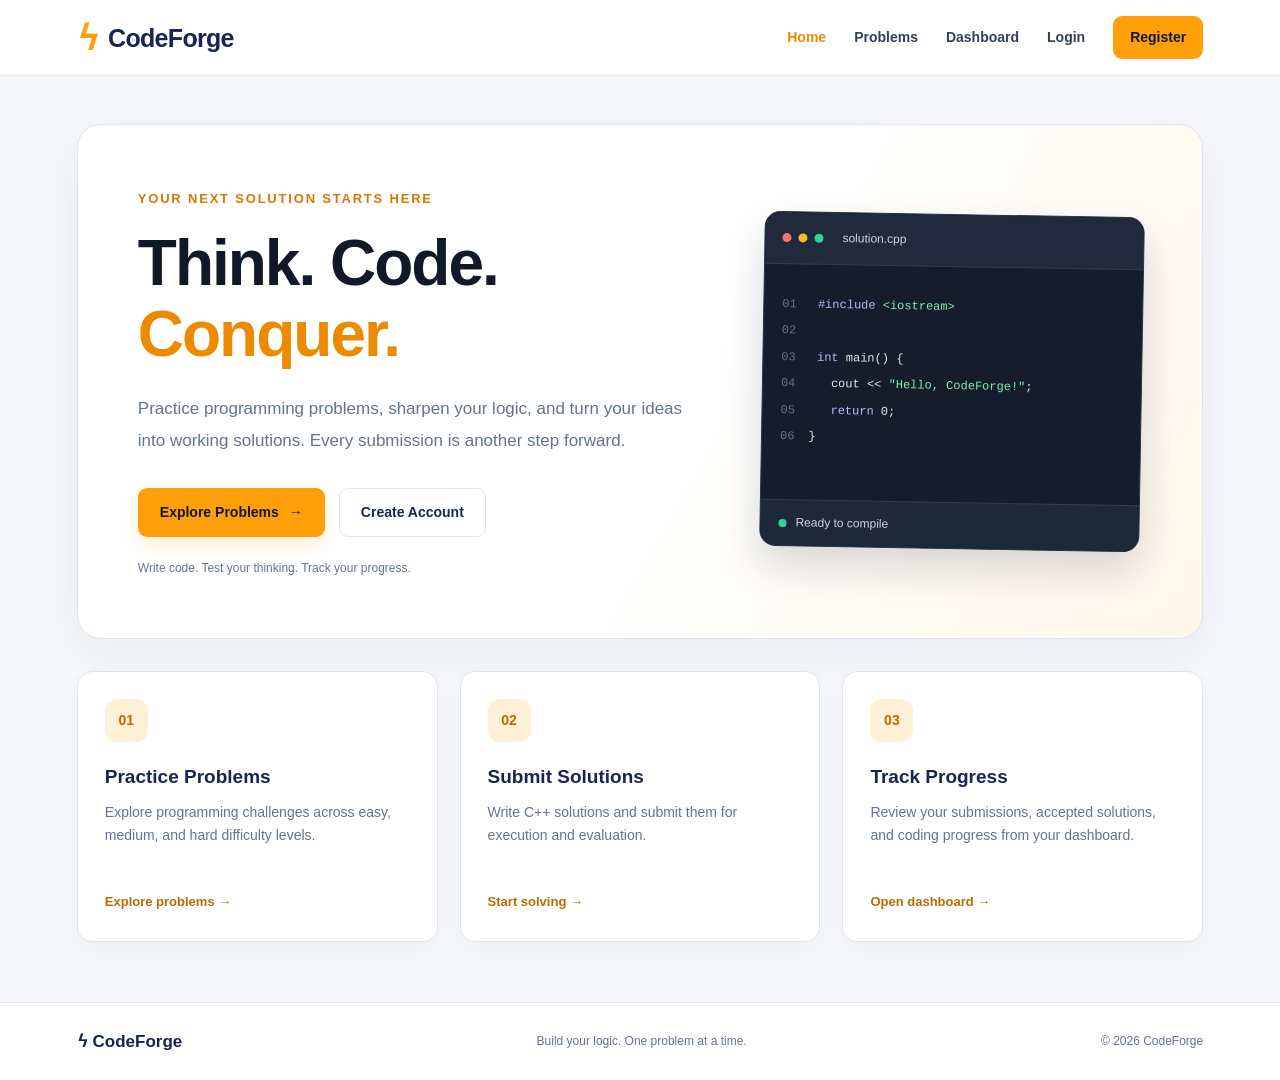
<file: frontend/index.html>
<!DOCTYPE html>
<html lang="en">
<head>
    <meta charset="UTF-8">
    <meta name="viewport" content="width=device-width, initial-scale=1.0">
    <meta name="theme-color" content="#f5f7fb">

    <title>CodeForge | Practice. Submit. Improve.</title>
    <meta
        name="description"
        content="CodeForge is a coding practice platform where you can solve programming problems, submit solutions, and track your progress."
    >

    <link rel="stylesheet" href="CSS/style.css">
</head>
<body>

    <header class="navbar">
        <a href="index.html" class="brand" aria-label="CodeForge home">
            <span class="brand-icon" aria-hidden="true">ϟ</span>
            <span>CodeForge</span>
        </a>

        <nav class="nav-links" aria-label="Main navigation">
            <a href="index.html" class="active">Home</a>
            <a href="problems.html">Problems</a>
            <a href="dashboard.html">Dashboard</a>
            <a href="auth.html" class="nav-login">Login</a>
            <a href="register.html" class="nav-register">Register</a>
        </nav>
    </header>

    <main>
        <section class="hero">
            <div class="hero-content">
                <span class="eyebrow">
                    YOUR NEXT SOLUTION STARTS HERE
                </span>

                <h1>
                    Think. Code.<br>
                    <span>Conquer.</span>
                </h1>

                <p class="hero-description">
                    Practice programming problems, sharpen your logic,
                    and turn your ideas into working solutions.
                    Every submission is another step forward.
                </p>

                <div class="hero-buttons">
                    <a href="problems.html" class="btn btn-primary">
                        Explore Problems <span aria-hidden="true">→</span>
                    </a>

                    <a href="register.html" class="btn btn-secondary">
                        Create Account
                    </a>
                </div>

                <p class="hero-note">
                    Write code. Test your thinking. Track your progress.
                </p>
            </div>

            <div class="hero-visual" aria-label="Code illustration">
                <div class="visual-topbar">
                    <span></span>
                    <span></span>
                    <span></span>
                    <p>solution.cpp</p>
                </div>

                <div class="code-content">
                    <p><span class="code-muted">01</span>
                        <span class="code-purple">#include</span>
                        <span class="code-green">&lt;iostream&gt;</span>
                    </p>
                    <p><span class="code-muted">02</span></p>
                    <p><span class="code-muted">03</span>
                        <span class="code-purple">int</span>
                        main() {
                    </p>
                    <p><span class="code-muted">04</span>
                        &nbsp;&nbsp;cout &lt;&lt;
                        <span class="code-green">"Hello, CodeForge!"</span>;
                    </p>
                    <p><span class="code-muted">05</span>
                        &nbsp;&nbsp;<span class="code-purple">return</span> 0;
                    </p>
                    <p><span class="code-muted">06</span>}</p>
                </div>

                <div class="code-status">
                    <span class="status-dot"></span>
                    Ready to compile
                </div>
            </div>
        </section>

        <section class="features" aria-label="Platform features">
            <article class="feature-card">
                <span class="feature-icon">01</span>
                <h2>Practice Problems</h2>
                <p>
                    Explore programming challenges across easy,
                    medium, and hard difficulty levels.
                </p>
                <a href="problems.html">Explore problems →</a>
            </article>

            <article class="feature-card">
                <span class="feature-icon">02</span>
                <h2>Submit Solutions</h2>
                <p>
                    Write C++ solutions and submit them for
                    execution and evaluation.
                </p>
                <a href="problems.html">Start solving →</a>
            </article>

            <article class="feature-card">
                <span class="feature-icon">03</span>
                <h2>Track Progress</h2>
                <p>
                    Review your submissions, accepted solutions,
                    and coding progress from your dashboard.
                </p>
                <a href="auth.html">Open dashboard →</a>
            </article>
        </section>
    </main>

    <footer class="footer">
        <a href="index.html" class="footer-brand">ϟ CodeForge</a>
        <p>Build your logic. One problem at a time.</p>
        <span>© 2026 CodeForge</span>
    </footer>

</body>
</html>
</file>
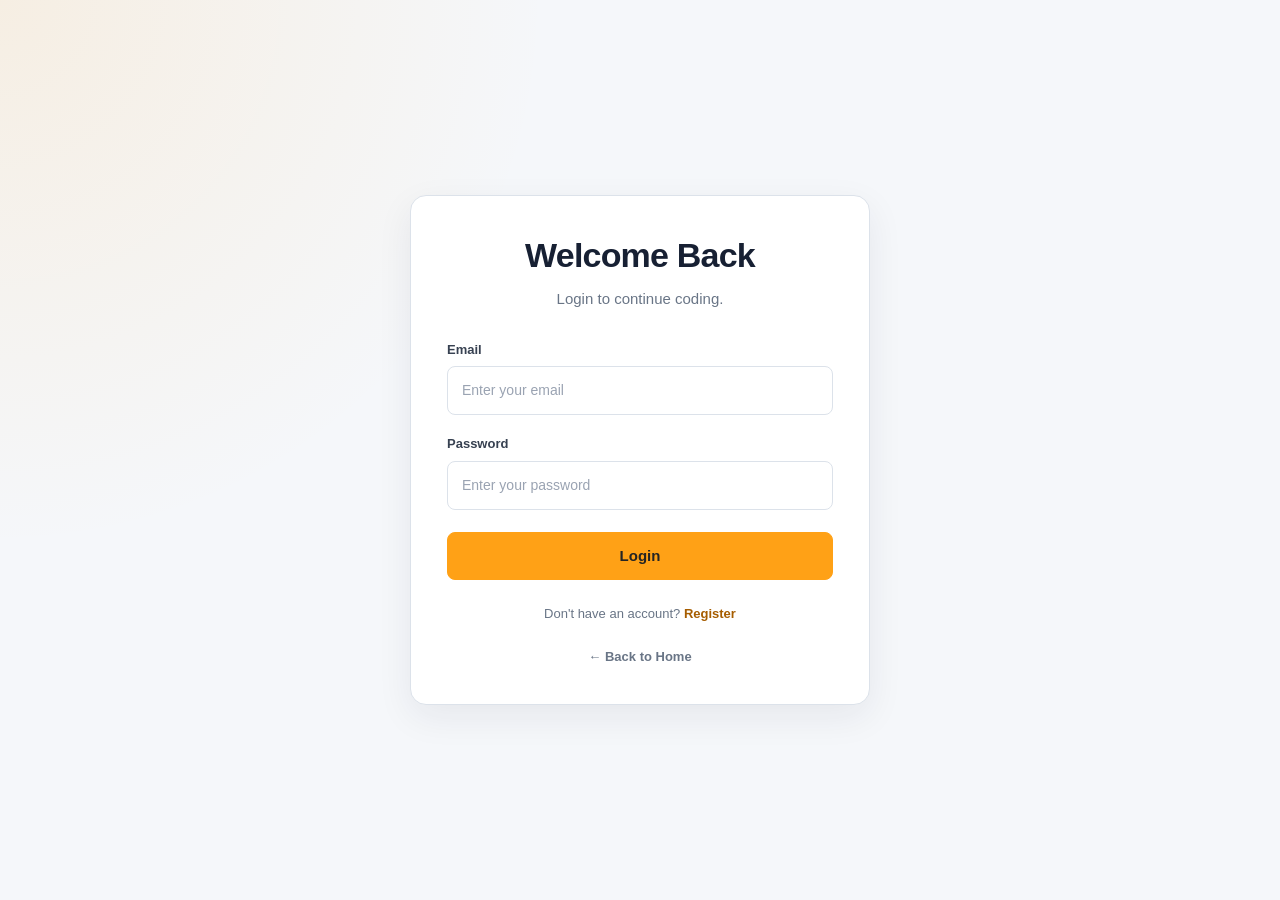
<file: frontend/auth.html>
<!DOCTYPE html>
<html lang="en">

<head>
    <meta charset="UTF-8">
    <meta name="viewport" content="width=device-width, initial-scale=1.0">

    <title>Login | CodeForge</title>

    <link rel="stylesheet" href="CSS/auth.css">
</head>

<body>

    <main class="auth-container">
        <section class="auth-box">

            <h1>Welcome Back</h1>
            <p>Login to continue coding.</p>

            <form id="loginForm">

                <label for="email">Email</label>
                <input
                    type="email"
                    id="email"
                    name="email"
                    placeholder="Enter your email"
                    autocomplete="username"
                    maxlength="254"
                    required
                >

                <label for="password">Password</label>
                <input
                    type="password"
                    id="password"
                    name="password"
                    placeholder="Enter your password"
                    autocomplete="current-password"
                    required
                >

                <button type="submit" id="loginButton">
                    Login
                </button>

                <p
                    id="message"
                    role="status"
                    aria-live="polite"
                    aria-atomic="true"
                ></p>

            </form>

            <p class="switch-page">
                Don't have an account?
                <a href="register.html">Register</a>
            </p>

            <a class="back-home" href="index.html">
                &larr; Back to Home
            </a>

        </section>
    </main>

    <script>
        "use strict";

        /* ==========================================
           1. CONFIGURATION
        ========================================== */

        const API_BASE_URL = "http://localhost:8080";

        const loginForm = document.getElementById("loginForm");
        const loginButton = document.getElementById("loginButton");
        const message = document.getElementById("message");

        let isLoggingIn = false;


        /* ==========================================
           2. MESSAGE HANDLING
        ========================================== */

        function showMessage(text, type = "error") {
            message.textContent = text;

            message.dataset.type = type;

            message.style.color =
                type === "success" ? "#16865c" : "#d83b45";
        }


        /* ==========================================
           3. RESPONSE PARSING
        ========================================== */

        async function readResponse(response) {
            const text = await response.text();

            if (!text) {
                return {};
            }

            try {
                return JSON.parse(text);
            } catch {
                return { message: text };
            }
        }

        function getErrorMessage(data, status) {
            if (data.error) {
                return String(data.error);
            }

            if (data.message) {
                return String(data.message);
            }

            const validationMessages = Object.values(data)
                .filter(value => typeof value === "string");

            if (validationMessages.length > 0) {
                return validationMessages.join(", ");
            }

            if (status === 401) {
                return "Invalid email or password.";
            }

            if (status === 403) {
                return "Login request denied. Check the backend security configuration.";
            }

            return `Login failed (HTTP ${status}).`;
        }


        /* ==========================================
           4. LOGIN REQUEST
        ========================================== */

        loginForm.addEventListener("submit", async function (event) {
            event.preventDefault();

            if (isLoggingIn) {
                return;
            }

            const email = document.getElementById("email")
                .value.trim();

            const password = document.getElementById("password")
                .value;

            if (!email || !password) {
                showMessage("Enter both your email and password.");
                return;
            }

            isLoggingIn = true;

            loginButton.disabled = true;
            loginButton.textContent = "Logging in...";

            showMessage("Connecting to the server...", "info");

            try {
                const response = await fetch(
                    `${API_BASE_URL}/api/auth/login`,
                    {
                        method: "POST",

                        credentials: "include",

                        headers: {
                            "Content-Type": "application/json",
                            "Accept": "application/json"
                        },

                        body: JSON.stringify({
                            email: email,
                            password: password
                        })
                    }
                );

                const data = await readResponse(response);

                if (!response.ok) {
                    throw new Error(
                        getErrorMessage(data, response.status)
                    );
                }

                /*
                 * Expected P2 LoginResponse:
                 * {
                 *   "message": "...",
                 *   "userId": 1,
                 *   "username": "..."
                 * }
                 */

                if (
                    data.userId === null ||
                    data.userId === undefined ||
                    !/^\d+$/.test(String(data.userId))
                ) {
                    throw new Error(
                        "The server response is missing a valid user ID."
                    );
                }

                if (
                    typeof data.username !== "string" ||
                    !data.username.trim()
                ) {
                    throw new Error(
                        "The server response is missing the username."
                    );
                }

                /*
                 * P2 must also establish the authenticated
                 * Spring Security session on the server.
                 */
                sessionStorage.setItem(
                    "userId",
                    String(data.userId)
                );

                sessionStorage.setItem(
                    "username",
                    data.username
                );

                showMessage(
                    data.message || "Login successful. Redirecting...",
                    "success"
                );

                window.location.replace("dashboard.html");

            } catch (error) {
                console.error("Login failed:", error);

                if (error.message === "Failed to fetch") {
                    showMessage(
                        "Cannot connect to the backend. Check that Spring Boot is running and CORS allows your Live Server origin."
                    );
                } else {
                    showMessage(error.message);
                }

            } finally {
                isLoggingIn = false;

                loginButton.disabled = false;
                loginButton.textContent = "Login";
            }
        });
    </script>

</body>

</html>
</file>
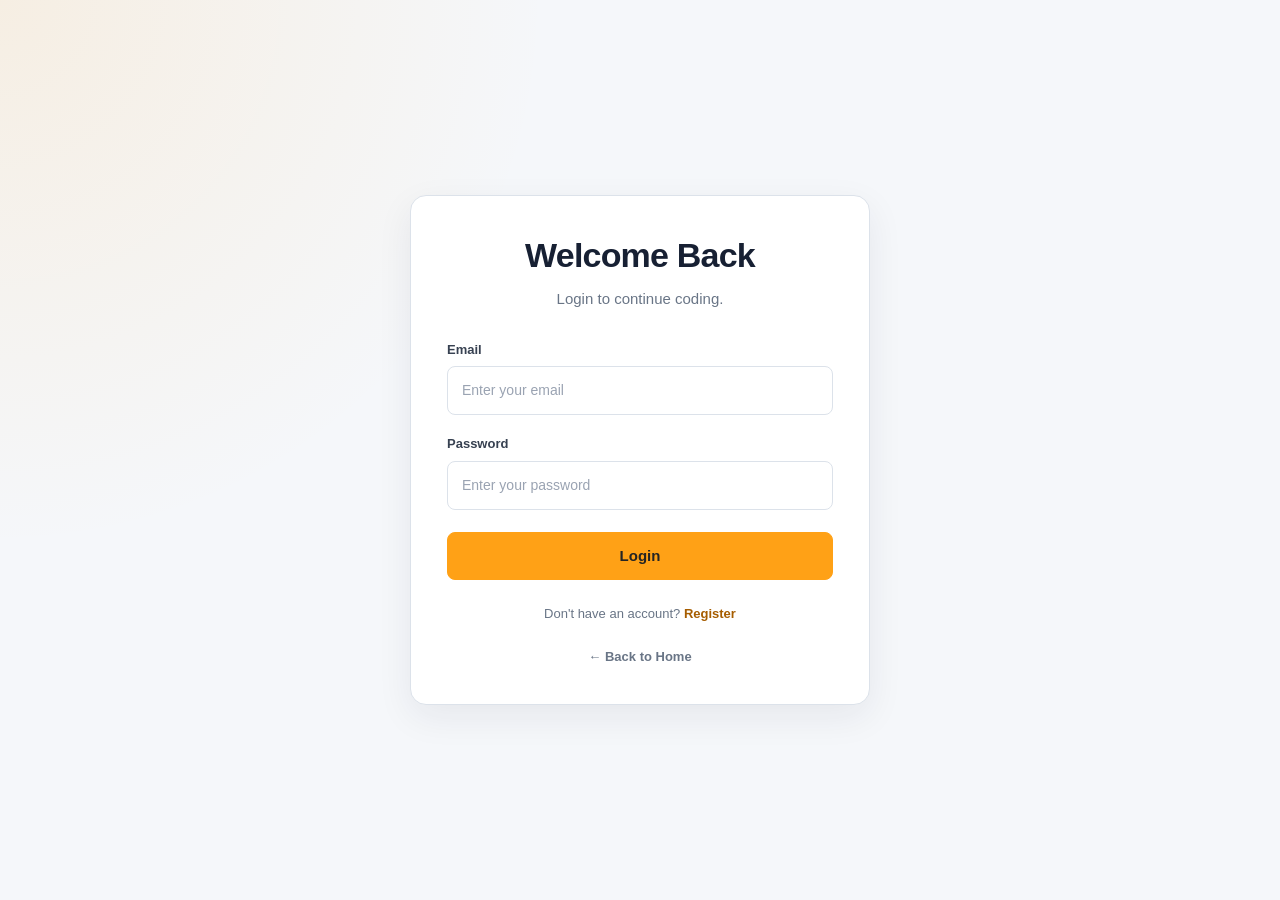
<file: frontend/dashboard.html>
<!DOCTYPE html>
<html lang="en">
<head>
    <meta charset="UTF-8">
    <meta name="viewport" content="width=device-width, initial-scale=1.0">
    <title>Dashboard | CodeForge</title>
    <link rel="stylesheet" href="CSS/dashboard.css">

    <style>
        body {
            margin: 0;
            font-family: Arial, sans-serif;
            background: #f5f7fa;
            color: #202733;
        }

        .navbar {
            display: flex;
            justify-content: space-between;
            align-items: center;
            flex-wrap: wrap;
            gap: 16px;
            padding: 18px 5%;
            background: white;
            border-bottom: 1px solid #e1e5eb;
        }

        .logo {
            font-size: 21px;
            font-weight: bold;
        }

        .logo span { color: #ffa116; }

        .nav-links {
            display: flex;
            gap: 20px;
            flex-wrap: wrap;
        }

        .nav-links a {
            text-decoration: none;
            color: #475467;
            font-size: 14px;
        }

        .nav-links a.active,
        .nav-links a:hover { color: #e88b00; }

        .dashboard {
            max-width: 1150px;
            margin: 35px auto;
            padding: 0 20px;
        }

        .dashboard-header {
            display: flex;
            justify-content: space-between;
            align-items: center;
            flex-wrap: wrap;
            gap: 20px;
            margin-bottom: 25px;
        }

        .eyebrow {
            color: #e88b00;
            font-size: 12px;
            font-weight: bold;
            letter-spacing: 1px;
        }

        .dashboard-header h1 {
            margin: 8px 0;
            font-size: 30px;
        }

        .dashboard-subtitle { color: #697586; }

        .practice-btn {
            display: inline-block;
            background: #ffa116;
            color: #222;
            padding: 12px 17px;
            border-radius: 8px;
            text-decoration: none;
            font-weight: bold;
            font-size: 14px;
        }

        .user-card,
        .stat-card,
        .activity-card {
            background: white;
            border: 1px solid #e1e5eb;
            border-radius: 12px;
            padding: 22px;
        }

        .user-card {
            display: flex;
            align-items: center;
            gap: 18px;
            margin-bottom: 24px;
        }

        .user-avatar {
            width: 55px;
            height: 55px;
            border-radius: 50%;
            display: grid;
            place-items: center;
            background: #fff0d7;
            color: #b86c00;
            font-weight: bold;
            font-size: 18px;
        }

        .card-label {
            color: #697586;
            font-size: 11px;
            letter-spacing: 1px;
        }

        .user-details h2 { margin: 7px 0; }

        .user-details p {
            margin-bottom: 0;
            color: #697586;
            font-size: 13px;
        }

        .stats-section {
            display: grid;
            grid-template-columns: repeat(4, minmax(0, 1fr));
            gap: 18px;
            margin-bottom: 24px;
        }

        .stat-card { border-top: 4px solid #ffa116; }
        .stat-card.accepted { border-top-color: #16865c; }
        .stat-card.wrong { border-top-color: #d83b45; }
        .stat-card.solved { border-top-color: #2563eb; }

        .stat-top {
            display: flex;
            justify-content: space-between;
            gap: 10px;
            color: #697586;
            font-size: 13px;
        }

        .stat-icon {
            font-size: 18px;
            font-weight: bold;
        }

        .stat-card h2 {
            margin: 20px 0 8px;
            font-size: 30px;
        }

        .stat-card p {
            margin: 0;
            color: #697586;
            font-size: 12px;
        }

        .activity-card h2 {
            margin-top: 0;
            font-size: 18px;
        }

        #dashboardMessage {
            color: #697586;
            line-height: 1.6;
            overflow-wrap: anywhere;
        }

        .footer {
            margin-top: 50px;
            padding: 25px 15px;
            text-align: center;
            background: white;
            border-top: 1px solid #e1e5eb;
            color: #697586;
            font-size: 13px;
        }

        .footer strong { color: #202733; }

        @media (max-width: 850px) {
            .stats-section { grid-template-columns: repeat(2, minmax(0, 1fr)); }
        }

        @media (max-width: 500px) {
            .stats-section { grid-template-columns: 1fr; }
            .dashboard-header h1 { font-size: 25px; }
            .navbar { align-items: flex-start; flex-direction: column; }
        }
    </style>
</head>

<body>
    <nav class="navbar">
        <div class="logo"><span>⚡</span> CodeForge</div>

        <div class="nav-links">
            <a href="index.html">Home</a>
            <a href="problems.html">Problems</a>
            <a href="dashboard.html" class="active">Dashboard</a>
            <a href="auth.html" id="loginLink">Login</a>
            <a href="#" id="logoutLink" hidden>Logout</a>
        </div>
    </nav>

    <main class="dashboard">
        <section class="dashboard-header">
            <div>
                <span class="eyebrow">YOUR CODING OVERVIEW</span>
                <h1>Dashboard</h1>
                <p class="dashboard-subtitle">
                    Track your submissions and coding progress.
                </p>
            </div>

            <a href="problems.html" class="practice-btn">
                Practice Problems →
            </a>
        </section>

        <section class="user-card">
            <div class="user-avatar">BB</div>

            <div class="user-details">
                <span class="card-label">USER INFORMATION</span>
                <h2 id="profileUsername">Your Profile</h2>
                <p>User ID: <strong id="userId">Loading...</strong></p>
            </div>
        </section>

        <section class="stats-section">
            <div class="stat-card total">
                <div class="stat-top">
                    <span>Total Submissions</span>
                    <span class="stat-icon">⌁</span>
                </div>
                <h2 id="totalSubmissions">--</h2>
                <p>All code submissions</p>
            </div>

            <div class="stat-card accepted">
                <div class="stat-top">
                    <span>Accepted Submissions</span>
                    <span class="stat-icon">✓</span>
                </div>
                <h2 id="acceptedSubmissions">--</h2>
                <p>Successfully accepted</p>
            </div>

            <div class="stat-card wrong">
                <div class="stat-top">
                    <span>Wrong Answers</span>
                    <span class="stat-icon">×</span>
                </div>
                <h2 id="wrongAnswers">--</h2>
                <p>Incorrect submissions</p>
            </div>

            <div class="stat-card solved">
                <div class="stat-top">
                    <span>Problems Solved</span>
                    <span class="stat-icon">◆</span>
                </div>
                <h2 id="problemsSolved">--</h2>
                <p>Problems successfully solved</p>
            </div>
        </section>

        <section class="activity-card">
            <h2>Submission Overview</h2>
            <p id="dashboardMessage" role="status" aria-live="polite">
                Loading dashboard data...
            </p>
        </section>
    </main>

    <footer class="footer">
        <strong>⚡ CodeForge</strong>
        <p>Practice. Solve. Improve.</p>
        <span>© 2026 CodeForge</span>
    </footer>

    <script>
        "use strict";

        const API_BASE_URL = "http://localhost:8080";

        const message = document.getElementById("dashboardMessage");
        const loginLink = document.getElementById("loginLink");
        const logoutLink = document.getElementById("logoutLink");

        function showMessage(text) {
            message.textContent = text;
        }

        async function readResponse(response) {
            const text = await response.text();
            if (!text) return {};

            try {
                return JSON.parse(text);
            } catch {
                return { message: text };
            }
        }

        async function loadDashboard() {
            const userId = sessionStorage.getItem("userId");
            const username = sessionStorage.getItem("username");

            if (!userId || !/^\d+$/.test(userId)) {
                showMessage("Please log in to view your dashboard.");
                window.location.replace("auth.html");
                return;
            }

            loginLink.hidden = true;
            logoutLink.hidden = false;

            document.getElementById("profileUsername").textContent =
                username || "Your Profile";

            document.getElementById("userId").textContent = userId;

            try {
                const response = await fetch(
                    `${API_BASE_URL}/api/dashboard?userId=${encodeURIComponent(userId)}`,
                    {
                        method: "GET",
                        credentials: "include",
                        headers: { "Accept": "application/json" }
                    }
                );

                const data = await readResponse(response);

                if (response.status === 401) {
                    sessionStorage.removeItem("userId");
                    sessionStorage.removeItem("username");
                    window.location.replace("auth.html");
                    return;
                }

                if (response.status === 403) {
                    showMessage(
                        "Access denied. Verify your login session and account permissions."
                    );
                    return;
                }

                if (!response.ok) {
                    throw new Error(
                        data.error || data.message ||
                        `Dashboard request failed (HTTP ${response.status}).`
                    );
                }

                document.getElementById("userId").textContent =
                    data.userId ?? userId;

                document.getElementById("totalSubmissions").textContent =
                    data.totalSubmissions ?? 0;

                document.getElementById("acceptedSubmissions").textContent =
                    data.acceptedSubmissions ?? 0;

                document.getElementById("wrongAnswers").textContent =
                    data.wrongAnswers ?? 0;

                document.getElementById("problemsSolved").textContent =
                    data.problemsSolved ?? 0;

                showMessage("Dashboard data loaded successfully.");

            } catch (error) {
                console.error("Dashboard error:", error);

                showMessage(
                    error.message === "Failed to fetch"
                        ? "Cannot connect to P2. Check Spring Boot and CORS configuration."
                        : error.message
                );
            }
        }

        logoutLink.addEventListener("click", async function (event) {
            event.preventDefault();
            logoutLink.textContent = "Logging out...";

            try {
                const response = await fetch(`${API_BASE_URL}/logout`, {
                    method: "POST",
                    credentials: "include"
                });

                if (!response.ok) {
                    console.error("Backend logout returned:", response.status);
                }
            } catch (error) {
                console.error("Could not confirm backend logout:", error);
            } finally {
                sessionStorage.removeItem("userId");
                sessionStorage.removeItem("username");
                window.location.replace("auth.html");
            }
        });

        loadDashboard();
    </script>
</body>
</html>
</file>
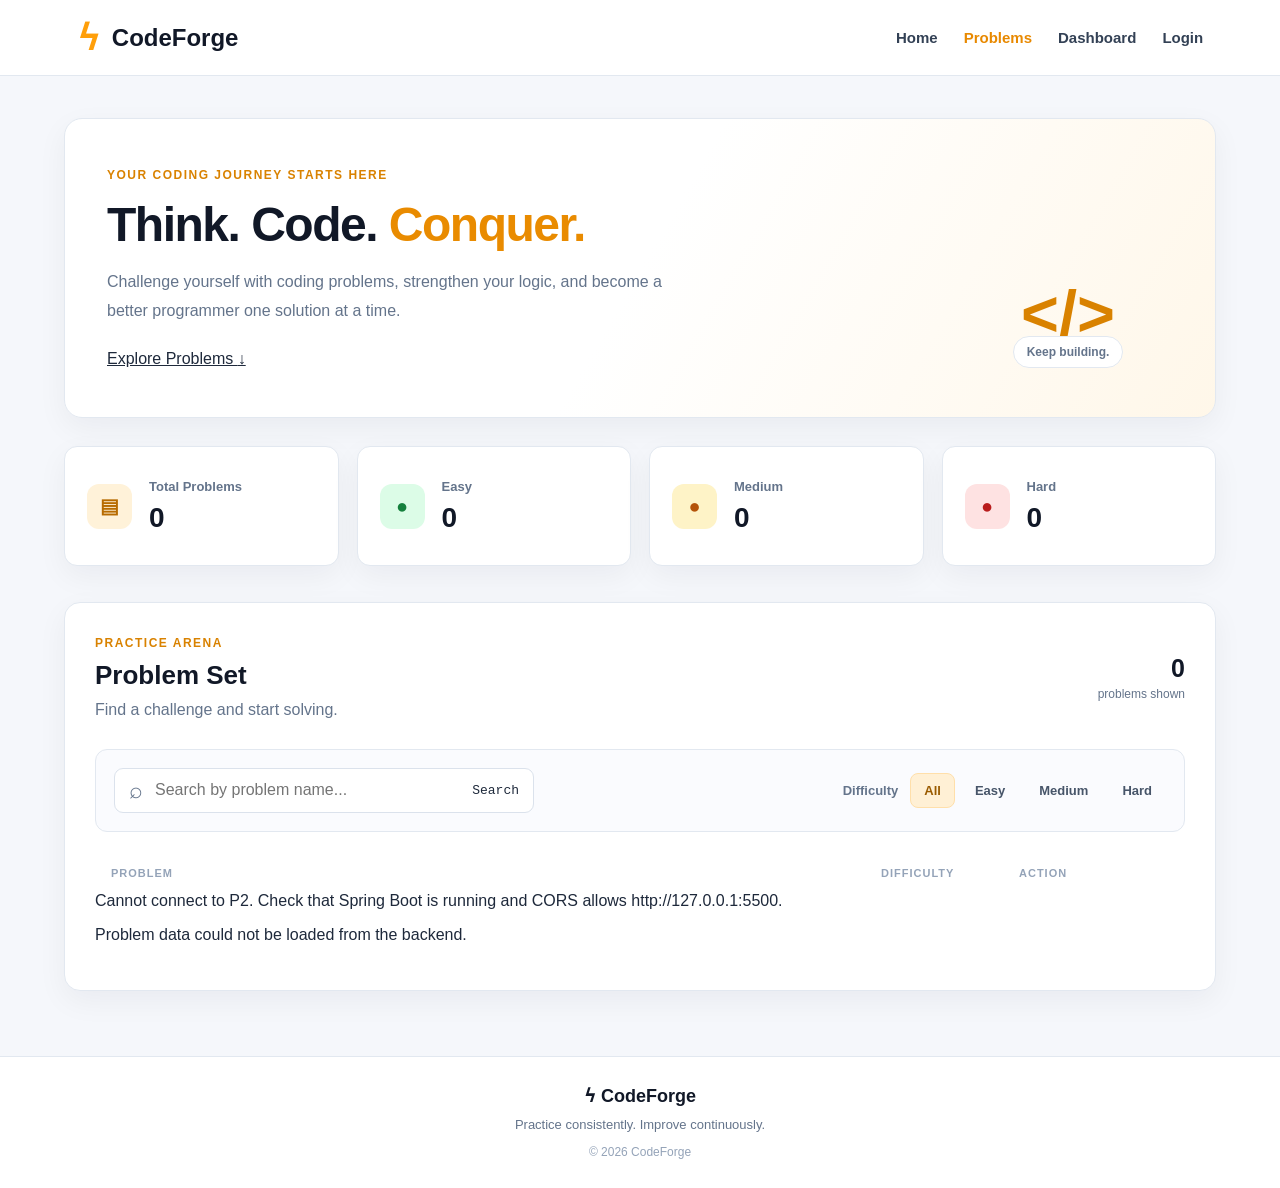
<file: frontend/problems.html>
<!DOCTYPE html>
<html lang="en">
<head>
    <meta charset="UTF-8">
    <meta name="viewport" content="width=device-width, initial-scale=1.0">
    <meta name="theme-color" content="#f7f8fc">

    <title>Problems | CodeForge</title>
    <link rel="stylesheet" href="CSS/problems.css">
    <script src="JS/problems.js" defer></script>
</head>
<body>

    <!-- Navigation -->
    <nav class="navbar">
        <a href="index.html" class="brand">
            <span class="brand-icon">ϟ</span>
            CodeForge
        </a>

        <div class="nav-links">
            <a href="index.html">Home</a>
            <a href="problems.html" class="active">Problems</a>
            <a href="dashboard.html">Dashboard</a>
            <a href="auth.html" class="login-link">Login</a>
        </div>
    </nav>

    <main class="page-container">

        <!-- Welcome Banner -->
        <section class="hero">
            <div class="hero-content">
                <div class="eyebrow">
                    <span class="live-dot"></span>
                    YOUR CODING JOURNEY STARTS HERE
                </div>

                <h1>
                    Think. Code.
                    <span>Conquer.</span>
                </h1>

                <p>
                    Challenge yourself with coding problems, strengthen
                    your logic, and become a better programmer one
                    solution at a time.
                </p>

                <a href="#problem-list" class="hero-button">
                    Explore Problems <span>↓</span>
                </a>
            </div>

            <div class="hero-art" aria-hidden="true">
                <div class="art-orbit orbit-one"></div>
                <div class="art-orbit orbit-two"></div>
                <div class="art-code">&lt;/&gt;</div>
                <div class="art-caption">Keep building.</div>
            </div>
        </section>

        <!-- Statistics -->
        <section class="stats-grid" aria-label="Problem statistics">
            <article class="stat-card">
                <div class="stat-icon total-icon">▤</div>
                <div>
                    <p>Total Problems</p>
                    <h2 id="totalCount">5</h2>
                </div>
            </article>

            <article class="stat-card">
                <div class="stat-icon easy-icon">●</div>
                <div>
                    <p>Easy</p>
                    <h2 id="easyCount">2</h2>
                </div>
            </article>

            <article class="stat-card">
                <div class="stat-icon medium-icon">●</div>
                <div>
                    <p>Medium</p>
                    <h2 id="mediumCount">2</h2>
                </div>
            </article>

            <article class="stat-card">
                <div class="stat-icon hard-icon">●</div>
                <div>
                    <p>Hard</p>
                    <h2 id="hardCount">1</h2>
                </div>
            </article>
        </section>

        <!-- Problem Workspace -->
        <section class="workspace" id="problem-list">

            <div class="workspace-heading">
                <div>
                    <span class="section-label">PRACTICE ARENA</span>
                    <h2>Problem Set</h2>
                    <p>Find a challenge and start solving.</p>
                </div>

                <div class="question-count">
                    <strong id="visibleCount">5</strong>
                    <span>problems shown</span>
                </div>
            </div>

            <!-- Search and Filters -->
            <div class="filter-panel">
                <label class="search-box">
                    <span class="search-icon" aria-hidden="true">⌕</span>
                    <input
                        type="search"
                        id="problemSearch"
                        placeholder="Search by problem name..."
                        autocomplete="off"
                        aria-label="Search problems"
                    >
                    <kbd>Search</kbd>
                </label>

                <div class="filter-row">
                    <span class="filter-label">Difficulty</span>

                    <div class="difficulty-tabs" role="group"
                         aria-label="Filter by difficulty">
                        <button type="button" class="filter-btn active"
                                data-filter="all" aria-pressed="true">All</button>
                        <button type="button" class="filter-btn"
                                data-filter="easy" aria-pressed="false">Easy</button>
                        <button type="button" class="filter-btn"
                                data-filter="medium" aria-pressed="false">Medium</button>
                        <button type="button" class="filter-btn"
                                data-filter="hard" aria-pressed="false">Hard</button>
                    </div>
                </div>
            </div>

            <!-- List Heading -->
            <div class="list-heading">
                <span>PROBLEM</span>
                <span>DIFFICULTY</span>
                <span>ACTION</span>
            </div>

            <!-- JavaScript renders the problem cards here -->
            <div class="problem-list" id="problemList"></div>

            <div class="empty-state" id="emptyState" hidden>
                <div class="empty-icon">⌕</div>
                <h3>No problems found</h3>
                <p>Try another search or choose a different difficulty.</p>
                <button type="button" id="resetFilters">Clear Filters</button>
            </div>

            <p class="page-note">
                Showing the sample problem set. The list can later be
                loaded from your backend API.
            </p>

        </section>
    </main>

    <footer class="footer">
        <a href="index.html" class="footer-brand">ϟ CodeForge</a>
        <p>Practice consistently. Improve continuously.</p>
        <span>© 2026 CodeForge</span>
    </footer>

</body>
</html>
</file>
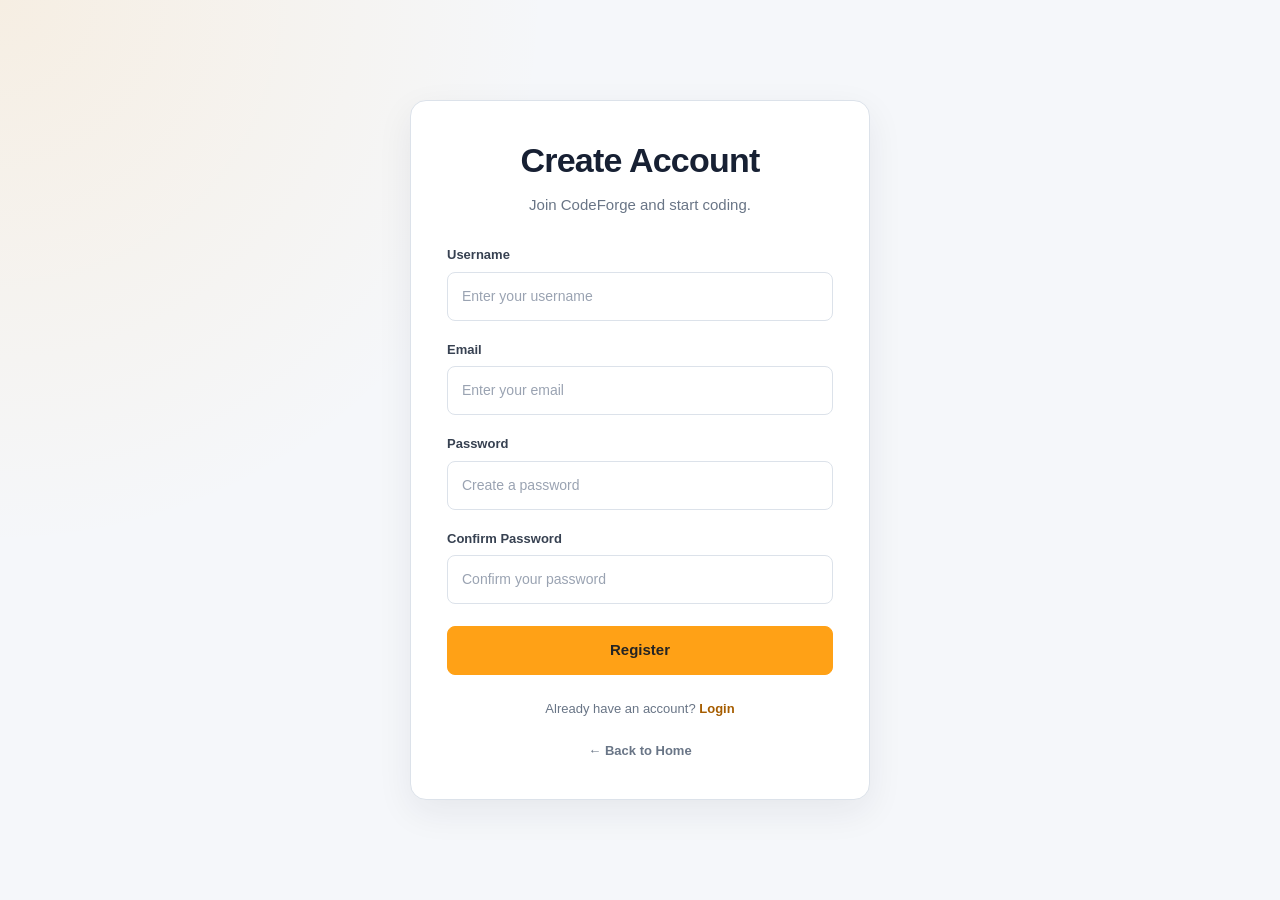
<file: frontend/register.html>
<!DOCTYPE html>
<html lang="en">

<head>
    <meta charset="UTF-8">
    <meta name="viewport" content="width=device-width, initial-scale=1.0">

    <title>Register | CodeForge</title>

    <link rel="stylesheet" href="CSS/auth.css">
</head>

<body>

    <main class="auth-container">
        <section class="auth-box">

            <h1>Create Account</h1>
            <p>Join CodeForge and start coding.</p>

            <form id="registerForm">

                <label for="username">Username</label>
                <input
                    type="text"
                    id="username"
                    name="username"
                    placeholder="Enter your username"
                    minlength="3"
                    maxlength="50"
                    autocomplete="username"
                    required
                >

                <label for="email">Email</label>
                <input
                    type="email"
                    id="email"
                    name="email"
                    placeholder="Enter your email"
                    maxlength="254"
                    autocomplete="email"
                    required
                >

                <label for="password">Password</label>
                <input
                    type="password"
                    id="password"
                    name="password"
                    placeholder="Create a password"
                    minlength="6"
                    maxlength="100"
                    autocomplete="new-password"
                    required
                >

                <label for="confirmPassword">Confirm Password</label>
                <input
                    type="password"
                    id="confirmPassword"
                    name="confirmPassword"
                    placeholder="Confirm your password"
                    minlength="6"
                    maxlength="100"
                    autocomplete="new-password"
                    required
                >

                <button type="submit" id="registerButton">
                    Register
                </button>

                <p
                    id="message"
                    role="status"
                    aria-live="polite"
                    aria-atomic="true"
                ></p>

            </form>

            <p class="switch-page">
                Already have an account?
                <a href="auth.html">Login</a>
            </p>

            <a class="back-home" href="index.html">
                &larr; Back to Home
            </a>

        </section>
    </main>

    <script>
        "use strict";

        /* ==========================================
           1. CONFIGURATION
        ========================================== */

        const API_BASE_URL = "http://localhost:8080";

        const registerForm = document.getElementById("registerForm");
        const registerButton = document.getElementById("registerButton");
        const message = document.getElementById("message");

        let isRegistering = false;
        let redirecting = false;


        /* ==========================================
           2. MESSAGE HANDLING
        ========================================== */

        function showMessage(text, type = "error") {
            message.textContent = text;

            message.style.color =
                type === "success" ? "#15803d" :
                type === "info" ? "#475467" :
                "#b42318";
        }


        /* ==========================================
           3. RESPONSE PARSING
        ========================================== */

        async function readResponse(response) {
            const text = await response.text();

            if (!text) {
                return {};
            }

            try {
                return JSON.parse(text);
            } catch {
                return { message: text };
            }
        }

        function getErrorMessage(data, status) {
            if (data.error) {
                return String(data.error);
            }

            if (data.message) {
                return String(data.message);
            }

            const validationMessages = Object.values(data)
                .filter(value => typeof value === "string");

            if (validationMessages.length > 0) {
                return validationMessages.join(", ");
            }

            return `Registration failed (HTTP ${status}).`;
        }


        /* ==========================================
           4. REGISTRATION
        ========================================== */

        registerForm.addEventListener("submit", async function (event) {
            event.preventDefault();

            if (isRegistering || redirecting) {
                return;
            }

            const username =
                document.getElementById("username").value.trim();

            const email =
                document.getElementById("email").value.trim();

            const password =
                document.getElementById("password").value;

            const confirmPassword =
                document.getElementById("confirmPassword").value;

            /* Client-side validation */

            if (username.length < 3 || username.length > 50) {
                showMessage(
                    "Username must be between 3 and 50 characters."
                );
                return;
            }

            if (password.length < 6 || password.length > 100) {
                showMessage(
                    "Password must be between 6 and 100 characters."
                );
                return;
            }

            if (password !== confirmPassword) {
                showMessage("Passwords do not match.");
                document.getElementById("confirmPassword").focus();
                return;
            }

            if (!email) {
                showMessage("Enter a valid email address.");
                document.getElementById("email").focus();
                return;
            }

            isRegistering = true;

            registerButton.disabled = true;
            registerButton.textContent = "Registering...";

            showMessage("Creating your account...", "info");

            try {
                const response = await fetch(
                    `${API_BASE_URL}/api/auth/register`,
                    {
                        method: "POST",

                        credentials: "include",

                        headers: {
                            "Content-Type": "application/json",
                            "Accept": "application/json"
                        },

                        /*
                         * P2 RegisterRequest fields:
                         * username, email, password
                         *
                         * confirmPassword is frontend-only.
                         */
                        body: JSON.stringify({
                            username: username,
                            email: email,
                            password: password
                        })
                    }
                );

                const data = await readResponse(response);

                if (!response.ok) {
                    throw new Error(
                        getErrorMessage(data, response.status)
                    );
                }

                showMessage(
                    data.message ||
                    "Registration successful. Redirecting to login...",
                    "success"
                );

                registerForm.reset();

                /*
                 * Registration does not automatically authenticate
                 * the user in the current P2 implementation.
                 */
                redirecting = true;

                window.setTimeout(function () {
                    window.location.replace("auth.html");
                }, 1200);

            } catch (error) {
                console.error("Registration failed:", error);

                showMessage(
                    error.message === "Failed to fetch"
                        ? "Cannot connect to P2. Check that Spring Boot is running and CORS allows your Live Server origin."
                        : error.message
                );

            } finally {
                isRegistering = false;

                if (!redirecting) {
                    registerButton.disabled = false;
                    registerButton.textContent = "Register";
                }
            }
        });
    </script>

</body>

</html>
</file>
<file: frontend/CSS/style.css>
/* ========================================
   1. GLOBAL STYLES
======================================== */

:root {
    --primary: #ff9f0a;
    --primary-hover: #ed8b00;
    --navy: #172554;
    --text: #172033;
    --muted: #64748b;
    --background: #f5f7fb;
    --surface: #ffffff;
    --border: #dfe5ef;
}

* {
    margin: 0;
    padding: 0;
    box-sizing: border-box;
}

html {
    scroll-behavior: smooth;
}

body {
    font-family: Arial, Helvetica, sans-serif;
    background: var(--background);
    color: var(--text);
    min-height: 100vh;
    line-height: 1.6;
}

a {
    color: inherit;
    text-decoration: none;
}

button,
a {
    -webkit-tap-highlight-color: transparent;
}

a:focus-visible {
    outline: 3px solid var(--primary);
    outline-offset: 4px;
}

/* ========================================
   2. NAVIGATION
======================================== */

.navbar {
    min-height: 76px;
    padding: 16px 6%;
    display: flex;
    align-items: center;
    justify-content: space-between;
    gap: 24px;
    background: var(--surface);
    border-bottom: 1px solid var(--border);
}

.brand {
    display: inline-flex;
    align-items: center;
    gap: 10px;
    color: var(--navy);
    font-size: 25px;
    font-weight: 800;
    letter-spacing: -0.7px;
    white-space: nowrap;
}

.brand-icon {
    color: var(--primary);
    font-size: 34px;
    line-height: 1;
}

.nav-links {
    display: flex;
    align-items: center;
    gap: 28px;
}

.nav-links a {
    color: #334155;
    font-size: 14px;
    font-weight: 600;
    transition: color 0.2s ease;
}

.nav-links a:hover,
.nav-links a.active {
    color: var(--primary-hover);
}

.nav-links .nav-register {
    padding: 10px 17px;
    border-radius: 9px;
    background: var(--primary);
    color: #111827;
}

.nav-links .nav-register:hover {
    background: var(--primary-hover);
}

/* ========================================
   3. HERO SECTION
======================================== */

.hero {
    width: min(1200px, 88%);
    min-height: 440px;
    margin: 48px auto 0;
    padding: 60px;
    display: grid;
    grid-template-columns: 1.2fr 0.8fr;
    align-items: center;
    gap: 55px;
    background: linear-gradient(120deg, #ffffff 55%, #fff7e9);
    border: 1px solid var(--border);
    border-radius: 24px;
    box-shadow: 0 14px 45px rgb(15 23 42 / 5%);
}

.hero-content {
    max-width: 650px;
}

.eyebrow {
    display: inline-block;
    margin-bottom: 18px;
    color: #d97706;
    font-size: 13px;
    font-weight: 800;
    letter-spacing: 1.8px;
}

.hero h1 {
    color: #111827;
    font-size: clamp(38px, 5vw, 64px);
    line-height: 1.12;
    letter-spacing: -2px;
}

.hero h1 span {
    color: #ed8b00;
}

.hero-description {
    max-width: 570px;
    margin-top: 22px;
    color: var(--muted);
    font-size: 17px;
    line-height: 1.9;
}

.hero-buttons {
    display: flex;
    flex-wrap: wrap;
    gap: 14px;
    margin-top: 30px;
}

.btn {
    min-height: 49px;
    padding: 12px 21px;
    display: inline-flex;
    align-items: center;
    justify-content: center;
    gap: 10px;
    border: 1px solid transparent;
    border-radius: 9px;
    font-size: 14px;
    font-weight: 700;
    transition:
        background 0.2s ease,
        transform 0.2s ease;
}

.btn:hover {
    transform: translateY(-2px);
}

.btn-primary {
    background: var(--primary);
    color: #111827;
    box-shadow: 0 7px 18px rgb(255 159 10 / 18%);
}

.btn-primary:hover {
    background: var(--primary-hover);
}

.btn-secondary {
    background: #ffffff;
    border-color: var(--border);
    color: var(--navy);
}

.btn-secondary:hover {
    background: #f8fafc;
}

.hero-note {
    margin-top: 22px;
    color: var(--muted);
    font-size: 12px;
}

/* ========================================
   4. CODE ILLUSTRATION
======================================== */

.hero-visual {
    overflow: hidden;
    border: 1px solid #293448;
    border-radius: 16px;
    background: #151c2b;
    color: #e2e8f0;
    box-shadow: 0 20px 40px rgb(15 23 42 / 16%);
    transform: rotate(1deg);
}

.visual-topbar {
    min-height: 52px;
    padding: 0 17px;
    display: flex;
    align-items: center;
    gap: 7px;
    background: #202a3c;
    border-bottom: 1px solid #303b4f;
}

.visual-topbar > span {
    width: 9px;
    height: 9px;
    border-radius: 50%;
    background: #64748b;
}

.visual-topbar > span:first-child {
    background: #f87171;
}

.visual-topbar > span:nth-child(2) {
    background: #fbbf24;
}

.visual-topbar > span:nth-child(3) {
    background: #34d399;
}

.visual-topbar p {
    margin-left: 12px;
    color: #cbd5e1;
    font-size: 12px;
}

.code-content {
    min-height: 235px;
    padding: 27px 18px;
    overflow-x: auto;
    font-family: Consolas, "Courier New", monospace;
    font-size: 12px;
    line-height: 2.2;
    white-space: nowrap;
}

.code-muted {
    margin-right: 14px;
    color: #64748b;
}

.code-purple {
    color: #c4b5fd;
}

.code-green {
    color: #86efac;
}

.code-status {
    padding: 13px 18px;
    display: flex;
    align-items: center;
    gap: 9px;
    background: #1d2838;
    border-top: 1px solid #303b4f;
    color: #cbd5e1;
    font-size: 12px;
}

.status-dot {
    width: 8px;
    height: 8px;
    border-radius: 50%;
    background: #34d399;
}

/* ========================================
   5. FEATURE CARDS
======================================== */

.features {
    width: min(1200px, 88%);
    margin: 32px auto 60px;
    display: grid;
    grid-template-columns: repeat(3, minmax(0, 1fr));
    gap: 22px;
}

.feature-card {
    padding: 27px;
    background: var(--surface);
    border: 1px solid var(--border);
    border-radius: 15px;
    box-shadow: 0 8px 25px rgb(15 23 42 / 3%);
    transition:
        transform 0.2s ease,
        box-shadow 0.2s ease;
}

.feature-card:hover {
    transform: translateY(-4px);
    box-shadow: 0 14px 32px rgb(15 23 42 / 7%);
}

.feature-icon {
    width: 43px;
    height: 43px;
    display: grid;
    place-items: center;
    border-radius: 12px;
    background: #fff0d7;
    color: #b96b00;
    font-size: 14px;
    font-weight: 800;
}

.feature-card h2 {
    margin-top: 20px;
    color: var(--navy);
    font-size: 19px;
}

.feature-card p {
    min-height: 76px;
    margin-top: 9px;
    color: var(--muted);
    font-size: 14px;
}

.feature-card > a {
    display: inline-block;
    margin-top: 15px;
    color: #b96b00;
    font-size: 13px;
    font-weight: 700;
}

.feature-card > a:hover {
    color: #92400e;
}

/* ========================================
   6. FOOTER
======================================== */

.footer {
    padding: 25px 6%;
    display: flex;
    align-items: center;
    justify-content: space-between;
    flex-wrap: wrap;
    gap: 12px;
    background: #ffffff;
    border-top: 1px solid var(--border);
}

.footer-brand {
    color: var(--navy);
    font-size: 17px;
    font-weight: 800;
}

.footer p,
.footer > span {
    color: var(--muted);
    font-size: 12px;
}

/* ========================================
   7. RESPONSIVE LAYOUT
======================================== */

@media (max-width: 900px) {
    .hero {
        padding: 40px;
        grid-template-columns: 1fr;
        gap: 32px;
    }

    .hero-visual {
        max-width: 540px;
        width: 100%;
        transform: none;
    }

    .features {
        grid-template-columns: repeat(2, minmax(0, 1fr));
    }
}

@media (max-width: 600px) {
    .navbar {
        padding: 16px 5%;
        align-items: flex-start;
        flex-direction: column;
        gap: 14px;
    }

    .brand {
        font-size: 22px;
    }

    .nav-links {
        width: 100%;
        gap: 15px;
        flex-wrap: wrap;
    }

    .nav-links a {
        font-size: 12px;
    }

    .nav-links .nav-register {
        padding: 7px 10px;
    }

    .hero {
        width: 92%;
        margin-top: 22px;
        padding: 27px 21px;
        border-radius: 17px;
    }

    .hero h1 {
        font-size: 41px;
        letter-spacing: -1.3px;
    }

    .hero-description {
        font-size: 15px;
    }

    .hero-buttons {
        flex-direction: column;
    }

    .btn {
        width: 100%;
    }

    .code-content {
        padding: 20px 12px;
        font-size: 10px;
    }

    .features {
        width: 92%;
        grid-template-columns: 1fr;
        margin-top: 22px;
    }

    .feature-card p {
        min-height: 0;
    }

    .footer {
        align-items: flex-start;
        flex-direction: column;
        padding: 22px 5%;
    }
}
</file>
<file: frontend/CSS/auth.css>
* {
    margin: 0;
    padding: 0;
    box-sizing: border-box;
}

:root {
    --primary: #ffa116;
    --primary-hover: #e88b00;
    --primary-light: #fff3df;

    --text: #172033;
    --muted: #697586;

    --border: #dce2ea;
    --surface: #ffffff;
    --background: #f5f7fa;

    --success: #15803d;
    --danger: #b42318;

    --radius: 10px;
}

[hidden] {
    display: none !important;
}

html {
    min-height: 100%;
}

body {
    min-height: 100vh;

    font-family: Inter, "Segoe UI", Arial, Helvetica, sans-serif;
    background: var(--background);
    color: var(--text);

    line-height: 1.5;
    -webkit-font-smoothing: antialiased;
}

a {
    color: inherit;
    text-decoration: none;
}

button,
input {
    font: inherit;
}

/* 2. PAGE CONTAINER */

.auth-container {
    min-height: 100vh;

    display: flex;
    justify-content: center;
    align-items: center;

    padding: 28px 20px;

    background:
        radial-gradient(
            circle at top left,
            rgba(255, 161, 22, 0.10),
            transparent 35%
        ),
        var(--background);
}

/* 3. AUTHENTICATION CARD */

.auth-box {
    width: 100%;
    max-width: 460px;

    padding: 38px 36px;

    background: var(--surface);
    border: 1px solid var(--border);
    border-radius: 16px;

    box-shadow: 0 12px 36px rgba(23, 32, 51, 0.07);
}

.auth-box h1 {
    margin-bottom: 10px;

    color: var(--text);
    text-align: center;

    font-size: clamp(27px, 4vw, 34px);
    font-weight: 800;
    letter-spacing: -0.8px;
    line-height: 1.25;
}

.auth-box > p {
    margin-bottom: 28px;

    color: var(--muted);
    text-align: center;

    font-size: 15px;
    line-height: 1.7;
}

/* 4. LOGIN AND REGISTRATION FORMS */

#loginForm,
#registerForm {
    display: flex;
    flex-direction: column;

    width: 100%;
}

#loginForm label,
#registerForm label {
    display: block;

    margin-bottom: 7px;

    color: #374151;
    font-size: 13px;
    font-weight: 700;
}

#loginForm input,
#registerForm input {
    display: block;

    width: 100%;
    min-width: 0;

    margin-bottom: 19px;
    padding: 13px 14px;

    border: 1px solid var(--border);
    border-radius: 8px;

    background: #ffffff;
    color: var(--text);

    font-family: inherit;
    font-size: 14px;

    transition:
        border-color 0.2s ease,
        box-shadow 0.2s ease,
        background-color 0.2s ease;
}

#loginForm input::placeholder,
#registerForm input::placeholder {
    color: #9aa3b2;
    opacity: 1;
}

#loginForm input:hover,
#registerForm input:hover {
    border-color: #b9c1ce;
}

#loginForm input:focus,
#registerForm input:focus {
    outline: none;

    border-color: var(--primary-hover);

    box-shadow: 0 0 0 3px rgba(255, 161, 22, 0.17);
}

#loginForm input:focus-visible,
#registerForm input:focus-visible {
    outline: 2px solid transparent;
}

/* 5. LOGIN AND REGISTER BUTTONS */

#loginButton,
#registerButton {
    display: flex;
    align-items: center;
    justify-content: center;

    width: 100%;
    min-height: 46px;

    margin-top: 3px;
    padding: 12px 16px;

    border: 1px solid var(--primary);
    border-radius: 8px;

    background: var(--primary);
    color: #242424;

    font-family: inherit;
    font-size: 15px;
    font-weight: 750;

    cursor: pointer;

    transition:
        background-color 0.2s ease,
        border-color 0.2s ease,
        transform 0.15s ease,
        box-shadow 0.2s ease,
        opacity 0.2s ease;
}

#loginButton:hover:not(:disabled),
#registerButton:hover:not(:disabled) {
    background: var(--primary-hover);
    border-color: var(--primary-hover);

    color: #ffffff;

    box-shadow: 0 5px 14px rgba(255, 161, 22, 0.22);
}

#loginButton:active:not(:disabled),
#registerButton:active:not(:disabled) {
    transform: translateY(1px);
}

#loginButton:focus-visible,
#registerButton:focus-visible {
    outline: 3px solid rgba(232, 139, 0, 0.35);
    outline-offset: 3px;
}

#loginButton:disabled,
#registerButton:disabled {
    opacity: 0.65;
    cursor: not-allowed;
    box-shadow: none;
}

/* 6. SUCCESS AND ERROR MESSAGES */

#message {
    margin-top: 13px;
    margin-bottom: 0;

    font-size: 13px;
    font-weight: 500;
    line-height: 1.6;

    text-align: center;
    overflow-wrap: anywhere;
}

#message:empty {
    display: none;
}

/* 7. SWITCH BETWEEN LOGIN AND REGISTRATION */

.auth-box .switch-page {
    margin-top: 23px;
    margin-bottom: 0;

    color: var(--muted);
    text-align: center;

    font-size: 13px;
    line-height: 1.7;
}

.switch-page a {
    color: #a65d00;
    font-weight: 750;

    text-decoration: none;
    text-underline-offset: 3px;
}

.switch-page a:hover {
    color: var(--primary-hover);
    text-decoration: underline;
}

.switch-page a:focus-visible,
.back-home:focus-visible {
    outline: 2px solid var(--primary-hover);
    outline-offset: 4px;
    border-radius: 3px;
}

/* 8. BACK TO HOME LINK */

.back-home {
    display: block;

    width: fit-content;
    max-width: 100%;

    margin: 21px auto 0;

    color: var(--muted);
    text-align: center;

    font-size: 13px;
    font-weight: 600;

    transition: color 0.2s ease;
}

.back-home:hover {
    color: var(--primary-hover);
}

/* 9. TABLET AND MOBILE */

@media (max-width: 600px) {
    .auth-container {
        padding: 20px 16px;
    }

    .auth-box {
        max-width: 430px;
        padding: 31px 25px;
        border-radius: 13px;
    }

    .auth-box h1 {
        font-size: 28px;
    }

    .auth-box > p {
        font-size: 14px;
        margin-bottom: 25px;
    }

    #loginForm input,
    #registerForm input {
        padding: 12px 13px;
        font-size: 14px;
    }

    #loginButton,
    #registerButton {
        min-height: 44px;
        font-size: 14px;
    }
}

/* 10. SMALL MOBILE SCREENS */

@media (max-width: 360px) {
    .auth-container {
        padding: 13px 10px;
    }

    .auth-box {
        padding: 25px 18px;
        border-radius: 11px;
    }

    .auth-box h1 {
        font-size: 25px;
    }

    .auth-box > p {
        font-size: 13px;
    }

    #loginForm input,
    #registerForm input {
        padding: 11px;
    }
}

/* 11. REDUCED MOTION */

@media (prefers-reduced-motion: reduce) {
    *,
    *::before,
    *::after {
        scroll-behavior: auto !important;
        transition-duration: 0.01ms !important;
        animation-duration: 0.01ms !important;
    }
}
</file>
<file: frontend/CSS/dashboard.css>
* {
    margin: 0;
    padding: 0;
    box-sizing: border-box;
}

:root {
    --primary: #ffa116;
    --primary-hover: #e88b00;
    --primary-light: #fff3df;

    --text: #172033;
    --muted: #778197;
    --border: #e7eaf2;
    --surface: #ffffff;
    --background: #f6f8fc;

    --success: #159b68;
    --success-light: #e4f8ee;

    --danger: #d94848;
    --danger-light: #fff0ef;

    --warning: #c58313;
    --warning-light: #fff5df;

    --shadow-sm: 0 4px 15px rgba(26, 36, 62, 0.04);
    --shadow-md: 0 12px 28px rgba(26, 36, 62, 0.08);

    --radius-sm: 8px;
    --radius-md: 14px;
    --radius-lg: 18px;
}

/* Ensure hidden elements remain hidden. */

[hidden] {
    display: none !important;
}

html {
    scroll-behavior: smooth;
}

body {
    font-family: Inter, "Segoe UI", Arial, sans-serif;
    background: var(--background);
    color: var(--text);
    min-height: 100vh;

    display: flex;
    flex-direction: column;

    line-height: 1.5;
    -webkit-font-smoothing: antialiased;
}

a {
    color: inherit;
    text-decoration: none;
    -webkit-tap-highlight-color: transparent;
}

button,
input,
select,
textarea {
    font: inherit;
}

button,
a {
    -webkit-tap-highlight-color: transparent;
}

/* 2. NAVIGATION BAR */

.navbar {
    min-height: 72px;
    padding: 0 6%;

    background: var(--surface);
    border-bottom: 1px solid var(--border);

    display: flex;
    align-items: center;
    justify-content: space-between;
    gap: 24px;

    position: relative;
    z-index: 10;
}

.logo {
    display: flex;
    align-items: center;
    gap: 8px;

    font-size: 22px;
    font-weight: 800;
    letter-spacing: -0.6px;

    color: var(--text);
    white-space: nowrap;
}

.logo span {
    color: var(--primary);
    font-size: 24px;
}

.nav-links {
    display: flex;
    align-items: center;
    justify-content: flex-end;
    flex-wrap: wrap;
    gap: 26px;
}

.nav-links a {
    display: inline-flex;
    align-items: center;

    color: var(--muted);
    font-size: 14px;
    font-weight: 600;

    transition: color 0.2s ease;
}

.nav-links a:hover,
.nav-links a.active {
    color: var(--primary-hover);
}

.nav-links a:focus-visible {
    outline: 3px solid var(--primary);
    outline-offset: 5px;
    border-radius: 3px;
}

/* 3. MAIN DASHBOARD CONTAINER */

.dashboard {
    width: 88%;
    max-width: 1200px;

    margin: 0 auto;
    padding: 44px 0 60px;

    flex: 1;
}

/* 4. DASHBOARD HEADER */

.dashboard-header {
    display: flex;
    align-items: center;
    justify-content: space-between;
    gap: 24px;

    margin-bottom: 30px;
}

.eyebrow {
    display: inline-block;

    color: var(--primary-hover);
    font-size: 11px;
    font-weight: 800;
    letter-spacing: 1.8px;

    margin-bottom: 11px;
}

.dashboard-header h1 {
    font-size: clamp(30px, 4vw, 40px);
    line-height: 1.15;
    letter-spacing: -1.3px;

    margin-bottom: 10px;
}

.dashboard-subtitle {
    color: var(--muted);
    font-size: 15px;
    line-height: 1.7;
}

/* Practice button */

.practice-btn {
    display: inline-flex;
    align-items: center;
    justify-content: center;
    gap: 8px;

    padding: 13px 19px;

    background: var(--primary);
    color: #222222;

    border: 1px solid var(--primary);
    border-radius: 9px;

    font-size: 13px;
    font-weight: 750;
    white-space: nowrap;

    box-shadow: 0 5px 14px rgba(255, 161, 22, 0.18);

    transition:
        background 0.2s ease,
        border-color 0.2s ease,
        transform 0.2s ease,
        box-shadow 0.2s ease;
}

.practice-btn:hover {
    background: var(--primary-hover);
    border-color: var(--primary-hover);
    color: #ffffff;

    transform: translateY(-2px);
    box-shadow: 0 8px 20px rgba(255, 161, 22, 0.25);
}

.practice-btn:focus-visible {
    outline: 3px solid var(--primary-hover);
    outline-offset: 4px;
}

/* 5. USER PROFILE CARD */

.user-card {
    display: flex;
    align-items: center;
    gap: 20px;

    padding: 25px 28px;
    margin-bottom: 30px;

    background: linear-gradient(
        115deg,
        #ffffff 0%,
        #fffaf1 100%
    );

    border: 1px solid #f2e4ce;
    border-radius: var(--radius-lg);

    box-shadow: var(--shadow-sm);
}

.user-avatar {
    width: 62px;
    height: 62px;
    flex-shrink: 0;

    display: grid;
    place-items: center;

    border-radius: 16px;

    background: linear-gradient(
        135deg,
        #ffbd58,
        #ffa116
    );

    color: #242424;
    font-size: 20px;
    font-weight: 800;

    box-shadow: 0 6px 15px rgba(255, 161, 22, 0.2);
}

.user-details {
    min-width: 0;
}

.card-label {
    display: block;

    color: var(--primary-hover);
    font-size: 10px;
    font-weight: 800;
    letter-spacing: 1.5px;

    margin-bottom: 7px;
}

.user-details h2 {
    font-size: 19px;
    font-weight: 750;

    margin-bottom: 7px;
    overflow-wrap: anywhere;
}

.user-details p {
    color: var(--muted);
    font-size: 13px;
}

.user-details strong {
    color: var(--text);
    font-weight: 700;
    margin-left: 5px;
    overflow-wrap: anywhere;
}

/* 6. STATISTICS GRID */

.stats-section {
    display: grid;
    grid-template-columns: repeat(2, minmax(0, 1fr));
    gap: 20px;

    margin-bottom: 30px;
}

/* Individual statistic card */

.stat-card {
    position: relative;
    isolation: isolate;
    overflow: hidden;

    min-width: 0;
    min-height: 180px;

    padding: 25px;

    background: var(--surface);
    border: 1px solid var(--border);
    border-top: 3px solid var(--accent);
    border-radius: var(--radius-md);

    box-shadow: var(--shadow-sm);

    transition:
        transform 0.2s ease,
        box-shadow 0.2s ease,
        border-color 0.2s ease;
}

.stat-card::after {
    content: "";

    position: absolute;
    z-index: -1;

    width: 110px;
    height: 110px;

    right: -42px;
    bottom: -45px;

    border-radius: 50%;
    background: var(--tint);

    opacity: 0.7;
    pointer-events: none;
}

.stat-card:hover {
    transform: translateY(-4px);
    box-shadow: var(--shadow-md);
}

.stat-top {
    display: flex;
    align-items: center;
    justify-content: space-between;
    gap: 12px;

    margin-bottom: 23px;
}

.stat-top > span:first-child {
    color: #626e82;
    font-size: 14px;
    font-weight: 650;
    line-height: 1.5;
}

.stat-icon {
    width: 42px;
    height: 42px;
    flex-shrink: 0;

    display: grid;
    place-items: center;

    border-radius: 12px;
    background: var(--tint);
    color: var(--accent);

    font-size: 22px;
    font-weight: 800;
}

.stat-card h2 {
    position: relative;

    color: var(--text);
    font-size: clamp(30px, 3vw, 38px);
    font-weight: 800;
    line-height: 1.1;
    letter-spacing: -1px;

    margin-bottom: 10px;

    font-variant-numeric: tabular-nums;
    overflow-wrap: anywhere;
}

.stat-card > p {
    color: var(--muted);
    font-size: 13px;
    line-height: 1.6;
}

/* Statistic color variants */

.stat-card.total {
    --accent: #e9920a;
    --tint: #fff3df;
}

.stat-card.accepted {
    --accent: var(--success);
    --tint: var(--success-light);
}

.stat-card.wrong {
    --accent: var(--danger);
    --tint: var(--danger-light);
}

.stat-card.solved {
    --accent: #b67a12;
    --tint: var(--warning-light);
}

/* 7. SUBMISSION OVERVIEW */

.activity-card {
    padding: 25px 28px;

    background: var(--surface);
    border: 1px solid var(--border);
    border-radius: var(--radius-md);

    box-shadow: var(--shadow-sm);
}

.activity-card h2 {
    font-size: 18px;
    font-weight: 750;

    margin-bottom: 10px;
}

.activity-card p {
    color: var(--muted);
    font-size: 14px;
    line-height: 1.8;

    overflow-wrap: anywhere;
}

/* 8. FOOTER */

.footer {
    margin-top: auto;
    padding: 26px 20px;

    text-align: center;

    background: var(--surface);
    border-top: 1px solid var(--border);
}

.footer strong {
    color: var(--text);
    font-size: 16px;
    font-weight: 800;
}

.footer p {
    margin: 7px 0;

    color: var(--muted);
    font-size: 13px;
}

.footer span {
    color: #929bad;
    font-size: 12px;
}

/* 9. TABLET */

@media (max-width: 800px) {
    .navbar {
        padding: 17px 5%;
        flex-wrap: wrap;
        gap: 16px;
    }

    .nav-links {
        gap: 17px;
    }

    .dashboard {
        width: 90%;
        padding-top: 34px;
    }

    .dashboard-header {
        align-items: flex-start;
        flex-direction: column;
        gap: 18px;
    }

    .stats-section {
        gap: 15px;
    }

    .stat-card {
        padding: 21px;
    }

    .user-card {
        padding: 23px;
    }
}

/* 10. MOBILE */

@media (max-width: 520px) {
    .navbar {
        align-items: flex-start;
        flex-direction: column;
        gap: 15px;

        padding: 17px 5%;
    }

    .logo {
        font-size: 21px;
    }

    .nav-links {
        width: 100%;
        justify-content: flex-start;
        gap: 13px 17px;
    }

    .nav-links a {
        font-size: 12px;
    }

    .dashboard {
        width: 92%;
        padding: 28px 0 38px;
    }

    .dashboard-header {
        margin-bottom: 24px;
    }

    .dashboard-header h1 {
        font-size: 31px;
    }

    .dashboard-subtitle {
        font-size: 14px;
    }

    .practice-btn {
        width: 100%;
        padding: 13px;
    }

    .user-card {
        align-items: center;
        gap: 14px;

        padding: 19px;
        margin-bottom: 22px;
    }

    .user-avatar {
        width: 49px;
        height: 49px;

        border-radius: 13px;
        font-size: 17px;
    }

    .user-details h2 {
        font-size: 17px;
    }

    .user-details p {
        font-size: 12px;
    }

    .stats-section {
        grid-template-columns: 1fr;
        gap: 14px;

        margin-bottom: 23px;
    }

    .stat-card {
        min-height: 160px;
        padding: 21px;
    }

    .stat-top {
        margin-bottom: 19px;
    }

    .stat-card h2 {
        font-size: 34px;
    }

    .activity-card {
        padding: 21px;
    }

    .activity-card h2 {
        font-size: 17px;
    }

    .footer {
        padding: 23px 15px;
    }
}

/* 11. VERY SMALL SCREENS */

@media (max-width: 350px) {
    .nav-links {
        gap: 12px;
    }

    .nav-links a {
        font-size: 11px;
    }

    .user-card {
        align-items: flex-start;
        flex-direction: column;
    }

    .stat-card {
        padding: 17px;
    }

    .stat-top > span:first-child {
        font-size: 13px;
    }
}

/* 12. REDUCED MOTION ACCESSIBILITY */

@media (prefers-reduced-motion: reduce) {
    *,
    *::before,
    *::after {
        scroll-behavior: auto !important;
        transition-duration: 0.01ms !important;
        animation-duration: 0.01ms !important;
        animation-iteration-count: 1 !important;
    }
}
</file>
<file: frontend/CSS/problems.css>
:root {
    --primary: #ff9f0a;
    --primary-hover: #e88b00;
    --navy: #172554;
    --text: #1e293b;
    --muted: #64748b;
    --background: #f5f7fb;
    --surface: #ffffff;
    --border: #e2e8f0;
    --green: #15803d;
    --red: #b91c1c;
    --shadow: 0 10px 30px rgba(15, 23, 42, 0.05);
}

* {
    box-sizing: border-box;
}

html {
    scroll-behavior: smooth;
}

body {
    margin: 0;
    min-height: 100vh;
    font-family: Arial, Helvetica, sans-serif;
    background: var(--background);
    color: var(--text);
}

a {
    color: inherit;
}

button,
input {
    font: inherit;
}

button,
a {
    -webkit-tap-highlight-color: transparent;
}

/* Navigation */

.navbar {
    min-height: 76px;
    padding: 16px 6%;
    display: flex;
    justify-content: space-between;
    align-items: center;
    gap: 24px;
    background: var(--surface);
    border-bottom: 1px solid var(--border);
}

.brand {
    display: inline-flex;
    align-items: center;
    gap: 12px;
    text-decoration: none;
    color: #111827;
    font-size: 24px;
    font-weight: 800;
    white-space: nowrap;
}

.brand-icon {
    color: var(--primary);
    font-size: 35px;
    line-height: 1;
}

.nav-links {
    display: flex;
    align-items: center;
    gap: 26px;
    flex-wrap: wrap;
}

.nav-links a {
    color: #334155;
    font-size: 15px;
    font-weight: 600;
    text-decoration: none;
    transition: color 0.2s ease;
}

.nav-links a:hover,
.nav-links a.active {
    color: #e88900;
}

/* Main layout */

.page-container {
    width: min(1200px, 90%);
    margin: 0 auto;
    padding: 42px 0 65px;
}

/* Hero */

.hero {
    min-height: 300px;
    display: flex;
    align-items: center;
    justify-content: space-between;
    gap: 36px;
    padding: 34px 42px;
    margin-bottom: 28px;
    border: 1px solid var(--border);
    border-radius: 18px;
    background: linear-gradient(120deg, #ffffff 50%, #fff7e9);
    box-shadow: var(--shadow);
    overflow: hidden;
}

.hero-content {
    max-width: 650px;
    position: relative;
    z-index: 1;
}

.eyebrow,
.section-label {
    color: #d98200;
    font-size: 12px;
    font-weight: 800;
    letter-spacing: 1.5px;
}

.hero h1 {
    margin: 16px 0;
    color: #111827;
    font-size: clamp(34px, 4vw, 48px);
    line-height: 1.12;
    letter-spacing: -1.5px;
}

.hero h1 span {
    color: #e98b00;
}

.hero p {
    max-width: 560px;
    margin: 0 0 24px;
    color: var(--muted);
    font-size: 16px;
    line-height: 1.8;
}

.primary-button {
    display: inline-flex;
    justify-content: center;
    align-items: center;
    gap: 8px;
    min-height: 46px;
    padding: 12px 20px;
    border: 0;
    border-radius: 9px;
    background: var(--primary);
    color: #111827;
    font-weight: 700;
    text-decoration: none;
    cursor: pointer;
    transition: background 0.2s ease, transform 0.2s ease;
}

.primary-button:hover {
    background: var(--primary-hover);
    transform: translateY(-1px);
}

.hero-art {
    position: relative;
    width: 210px;
    height: 210px;
    flex: 0 0 210px;
    display: grid;
    place-items: center;
}

.art-circle {
    position: absolute;
    inset: 10px;
    border: 2px dashed #f6bd63;
    border-radius: 50%;
    background: rgba(255, 191, 85, 0.12);
}

.art-code {
    position: relative;
    color: #d98200;
    font-size: 65px;
    font-weight: 800;
}

.art-caption {
    position: absolute;
    bottom: 5px;
    padding: 8px 13px;
    border: 1px solid var(--border);
    border-radius: 20px;
    background: white;
    color: var(--muted);
    font-size: 12px;
    font-weight: 700;
}

/* Statistics */

.stats-grid {
    display: grid;
    grid-template-columns: repeat(4, minmax(0, 1fr));
    gap: 18px;
    margin-bottom: 36px;
}

.stat-card {
    min-height: 120px;
    display: flex;
    align-items: center;
    gap: 17px;
    padding: 22px;
    border: 1px solid var(--border);
    border-radius: 13px;
    background: var(--surface);
    box-shadow: var(--shadow);
}

.stat-icon {
    width: 45px;
    height: 45px;
    display: grid;
    place-items: center;
    flex-shrink: 0;
    border-radius: 12px;
    font-size: 20px;
    font-weight: 800;
}

.total-icon {
    color: #b76b00;
    background: #fff2d9;
}

.easy-icon {
    color: var(--green);
    background: #dcfce7;
}

.medium-icon {
    color: #b45309;
    background: #fef3c7;
}

.hard-icon {
    color: var(--red);
    background: #fee2e2;
}

.stat-card p {
    margin: 0 0 8px;
    color: var(--muted);
    font-size: 13px;
    font-weight: 600;
}

.stat-card h2 {
    margin: 0;
    color: #111827;
    font-size: 28px;
}

/* Problem workspace */

.workspace {
    padding: 30px;
    border: 1px solid var(--border);
    border-radius: 16px;
    background: var(--surface);
    box-shadow: var(--shadow);
}

.workspace-heading {
    display: flex;
    align-items: center;
    justify-content: space-between;
    gap: 20px;
    margin-bottom: 26px;
}

.workspace-heading h2 {
    margin: 9px 0 6px;
    color: #111827;
    font-size: 26px;
}

.workspace-heading p {
    margin: 0;
    color: var(--muted);
    line-height: 1.6;
}

.question-count {
    display: flex;
    flex-direction: column;
    align-items: flex-end;
    gap: 4px;
    white-space: nowrap;
}

.question-count strong {
    color: #111827;
    font-size: 25px;
}

.question-count span {
    color: var(--muted);
    font-size: 12px;
}

/* Search and filters */

.filter-panel {
    display: flex;
    align-items: center;
    justify-content: space-between;
    flex-wrap: wrap;
    gap: 20px;
    padding: 18px;
    border: 1px solid var(--border);
    border-radius: 12px;
    background: #fafbfe;
}

.search-box {
    min-width: 220px;
    max-width: 420px;
    flex: 1;
    display: flex;
    align-items: center;
    gap: 10px;
    padding: 0 14px;
    border: 1px solid #dbe2ec;
    border-radius: 9px;
    background: white;
}

.search-box > span {
    color: var(--muted);
    font-size: 23px;
}

.search-box input {
    width: 100%;
    min-width: 0;
    min-height: 43px;
    border: 0;
    outline: none;
    background: transparent;
    color: var(--text);
}

.search-box:focus-within {
    border-color: #e9a43b;
    box-shadow: 0 0 0 3px rgba(255, 159, 10, 0.12);
}

.filter-row {
    display: flex;
    align-items: center;
    flex-wrap: wrap;
    gap: 12px;
}

.filter-label {
    color: var(--muted);
    font-size: 13px;
    font-weight: 700;
}

.difficulty-tabs {
    display: flex;
    flex-wrap: wrap;
    gap: 6px;
}

.filter-btn {
    padding: 9px 13px;
    border: 1px solid transparent;
    border-radius: 8px;
    background: transparent;
    color: #475569;
    font-size: 13px;
    font-weight: 700;
    cursor: pointer;
}

.filter-btn:hover {
    background: #fff2d9;
}

.filter-btn.active {
    border-color: #ffdfaa;
    background: #fff0d5;
    color: #9a5b00;
}

/* List headings and cards */

.list-heading {
    display: grid;
    grid-template-columns: minmax(0, 1fr) 120px 150px;
    align-items: center;
    gap: 18px;
    padding: 20px 16px 13px;
    margin-top: 15px;
    color: #94a3b8;
    font-size: 11px;
    font-weight: 800;
    letter-spacing: 1px;
}

.problem-list {
    display: flex;
    flex-direction: column;
    gap: 12px;
}

.problem-card {
    display: grid;
    grid-template-columns: minmax(0, 1fr) 120px 150px;
    align-items: center;
    gap: 18px;
    padding: 20px 16px;
    border: 1px solid #e8edf4;
    border-radius: 11px;
    background: white;
    transition: border-color 0.2s ease, box-shadow 0.2s ease;
}

.problem-card:hover {
    border-color: #f3c477;
    box-shadow: 0 5px 16px rgba(15, 23, 42, 0.05);
}

.problem-information {
    min-width: 0;
}

.problem-name {
    margin: 0;
    color: var(--navy);
    font-size: 16px;
    font-weight: 750;
    overflow-wrap: anywhere;
}

.problem-description {
    display: -webkit-box;
    overflow: hidden;
    margin: 7px 0 0;
    color: var(--muted);
    font-size: 13px;
    line-height: 1.6;
    -webkit-box-orient: vertical;
    -webkit-line-clamp: 2;
}

.difficulty-badge {
    display: inline-block;
    width: fit-content;
    padding: 7px 11px;
    border-radius: 20px;
    background: #dcfce7;
    color: #15803d;
    font-size: 12px;
    font-weight: 750;
    white-space: nowrap;
}

.difficulty-badge.medium {
    background: #fef3c7;
    color: #b45309;
}

.difficulty-badge.hard {
    background: #fee2e2;
    color: #b91c1c;
}

.difficulty-badge.unknown {
    background: #e2e8f0;
    color: #475569;
}

.problem-actions {
    display: flex;
    justify-content: flex-end;
    flex-wrap: wrap;
    gap: 8px;
}

.view-btn,
.solve-btn,
.secondary-button {
    display: inline-flex;
    align-items: center;
    justify-content: center;
    padding: 9px 13px;
    border: 1px solid #dbe3ef;
    border-radius: 8px;
    background: white;
    color: #334155;
    font-size: 12px;
    font-weight: 700;
    text-decoration: none;
    cursor: pointer;
}

.view-btn:hover,
.secondary-button:hover {
    background: #f1f5f9;
}

.solve-btn {
    border-color: #2563eb;
    background: #2563eb;
    color: white;
}

.solve-btn:hover {
    background: #1d4ed8;
}

/* Loading, empty and error states */

.state-message,
.empty-state,
.error-state {
    padding: 35px 18px;
    text-align: center;
    color: var(--muted);
    line-height: 1.7;
}

.empty-state h3,
.error-state h3 {
    margin: 10px 0;
    color: var(--text);
}

.empty-state p,
.error-state p {
    margin: 8px 0 20px;
}

.empty-icon {
    color: #94a3b8;
    font-size: 38px;
}

.error-state {
    border: 1px solid #fecaca;
    border-radius: 12px;
    background: #fff7f7;
}

[hidden] {
    display: none !important;
}

/* Problem detail dialog */

.problem-dialog {
    width: min(650px, calc(100% - 32px));
    max-height: 85vh;
    overflow-y: auto;
    padding: 28px;
    border: 1px solid var(--border);
    border-radius: 16px;
    color: var(--text);
    box-shadow: 0 24px 80px rgba(15, 23, 42, 0.2);
}

.problem-dialog::backdrop {
    background: rgba(15, 23, 42, 0.6);
}

.dialog-header {
    display: flex;
    justify-content: space-between;
    align-items: flex-start;
    gap: 18px;
    padding-bottom: 18px;
    border-bottom: 1px solid var(--border);
}

.dialog-header h2 {
    margin: 12px 0 0;
    overflow-wrap: anywhere;
}

.close-btn {
    width: 38px;
    height: 38px;
    flex-shrink: 0;
    border: 0;
    border-radius: 8px;
    background: #f1f5f9;
    color: #334155;
    cursor: pointer;
}

.close-btn:hover {
    background: #e2e8f0;
}

.detail-section {
    margin-top: 22px;
}

.detail-section h3 {
    margin: 0 0 9px;
    color: #334155;
    font-size: 14px;
}

.detail-section p,
.detail-section pre {
    margin: 0;
    color: #64748b;
    font-family: inherit;
    font-size: 14px;
    line-height: 1.8;
    white-space: pre-wrap;
    overflow-wrap: anywhere;
}

.dialog-actions {
    display: flex;
    justify-content: flex-end;
    margin-top: 28px;
}

/* Footer */

.footer {
    padding: 28px 5%;
    border-top: 1px solid var(--border);
    background: white;
    text-align: center;
}

.footer-brand {
    color: #111827;
    font-size: 18px;
    font-weight: 800;
    text-decoration: none;
}

.footer p {
    margin: 10px 0;
    color: var(--muted);
    font-size: 13px;
}

.footer > span {
    color: #94a3b8;
    font-size: 12px;
}

/* Keyboard focus */

a:focus-visible,
button:focus-visible,
input:focus-visible {
    outline: 3px solid rgba(37, 99, 235, 0.4);
    outline-offset: 3px;
}

/* Responsive layout */

@media (max-width: 900px) {
    .navbar {
        align-items: flex-start;
        flex-direction: column;
    }

    .nav-links {
        gap: 16px;
    }

    .hero {
        padding: 30px;
    }

    .hero-art {
        width: 150px;
        height: 150px;
        flex-basis: 150px;
    }

    .art-code {
        font-size: 48px;
    }

    .stats-grid {
        grid-template-columns: repeat(2, minmax(0, 1fr));
    }

    .filter-panel {
        align-items: stretch;
        flex-direction: column;
    }

    .search-box {
        max-width: none;
    }
}

@media (max-width: 600px) {
    .navbar {
        padding: 16px 5%;
    }

    .brand {
        font-size: 21px;
    }

    .nav-links {
        gap: 12px 17px;
    }

    .nav-links a {
        font-size: 13px;
    }

    .page-container {
        width: 92%;
        padding-top: 22px;
    }

    .hero {
        min-height: auto;
        padding: 25px 20px;
    }

    .hero-art {
        display: none;
    }

    .hero h1 {
        font-size: 35px;
    }

    .hero p {
        font-size: 14px;
    }

    .stats-grid {
        gap: 10px;
    }

    .stat-card {
        min-height: 100px;
        gap: 10px;
        padding: 13px;
    }

    .stat-icon {
        width: 36px;
        height: 36px;
        font-size: 16px;
    }

    .stat-card p {
        font-size: 11px;
    }

    .stat-card h2 {
        font-size: 23px;
    }

    .workspace {
        padding: 18px 13px;
    }

    .workspace-heading {
        align-items: flex-start;
    }

    .workspace-heading h2 {
        font-size: 23px;
    }

    .question-count strong {
        font-size: 21px;
    }

    .question-count span {
        max-width: 75px;
        white-space: normal;
        text-align: right;
    }

    .filter-row {
        align-items: flex-start;
        flex-direction: column;
    }

    .list-heading {
        display: none;
    }

    .problem-card {
        grid-template-columns: minmax(0, 1fr) auto;
        gap: 13px;
        padding: 16px 12px;
    }

    .problem-information {
        grid-column: 1 / -1;
    }

    .problem-actions {
        grid-column: 1 / -1;
        justify-content: flex-start;
    }

    .difficulty-badge {
        grid-column: 1;
        grid-row: 2;
    }

    .problem-dialog {
        padding: 20px;
    }
}
</file>
